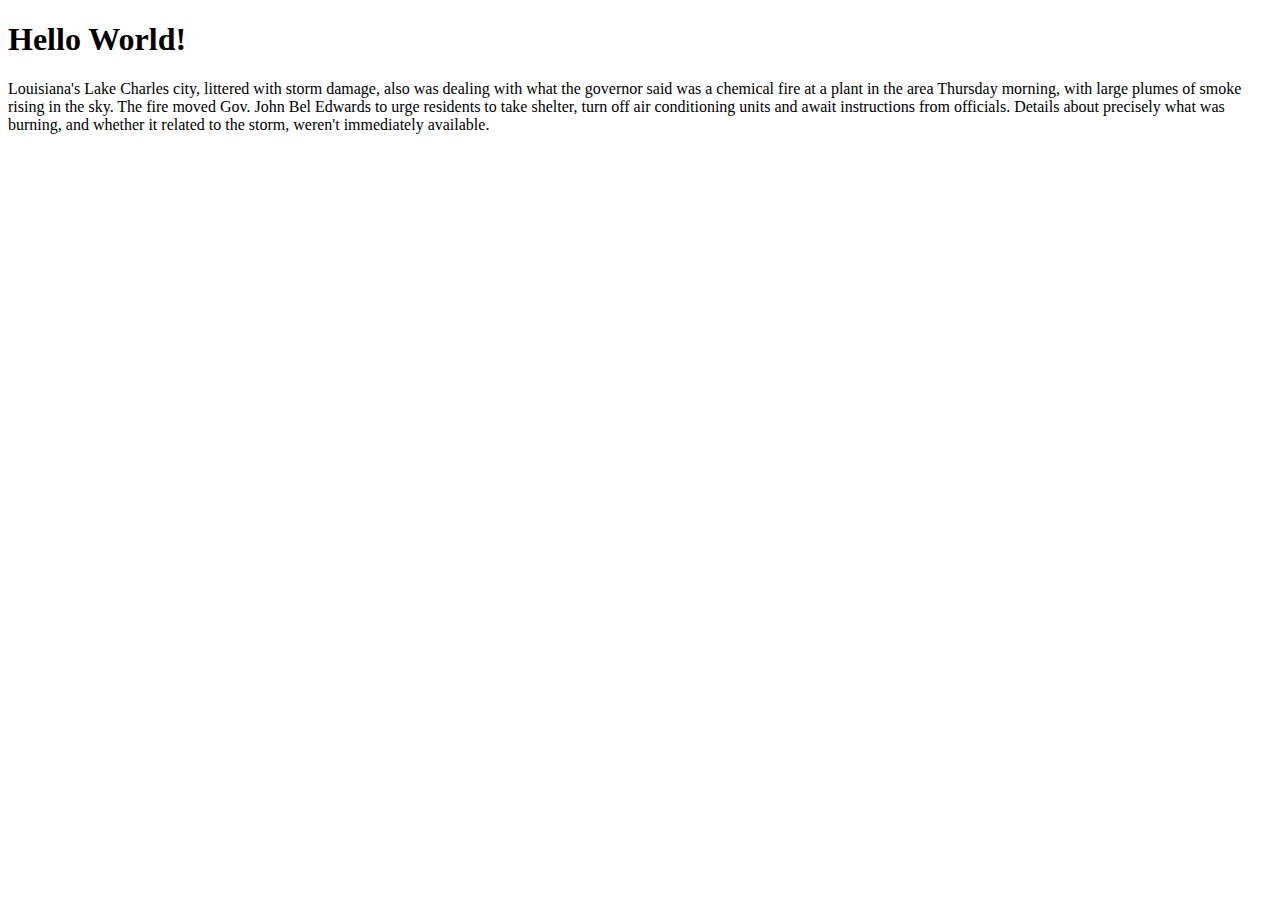
<file: block-BHaaac/index.html>
<!--
### Hello world

TODO:
Make a simple page that prints "Hello World!" in a heading level 1 element, following with a long paragraph. The paragraph can have any text content.
-->

<!DOCTYPE html>
<html lang="en">
    <head>
        <meta charset="UTF-8" />
        <title>Hello World</title>
    </head>
    <body>
        <h1>Hello World!</h1>
        <p>Louisiana's Lake Charles city, littered with storm damage, also was dealing with what the governor said was a chemical fire at a plant in the area Thursday morning, with large plumes of smoke rising in the sky. The fire moved Gov. John Bel Edwards to urge residents to take shelter, turn off air conditioning units and await instructions from officials. Details about precisely what was burning, and whether it related to the storm, weren't immediately available.</p>
    </body>
</html>
</file>
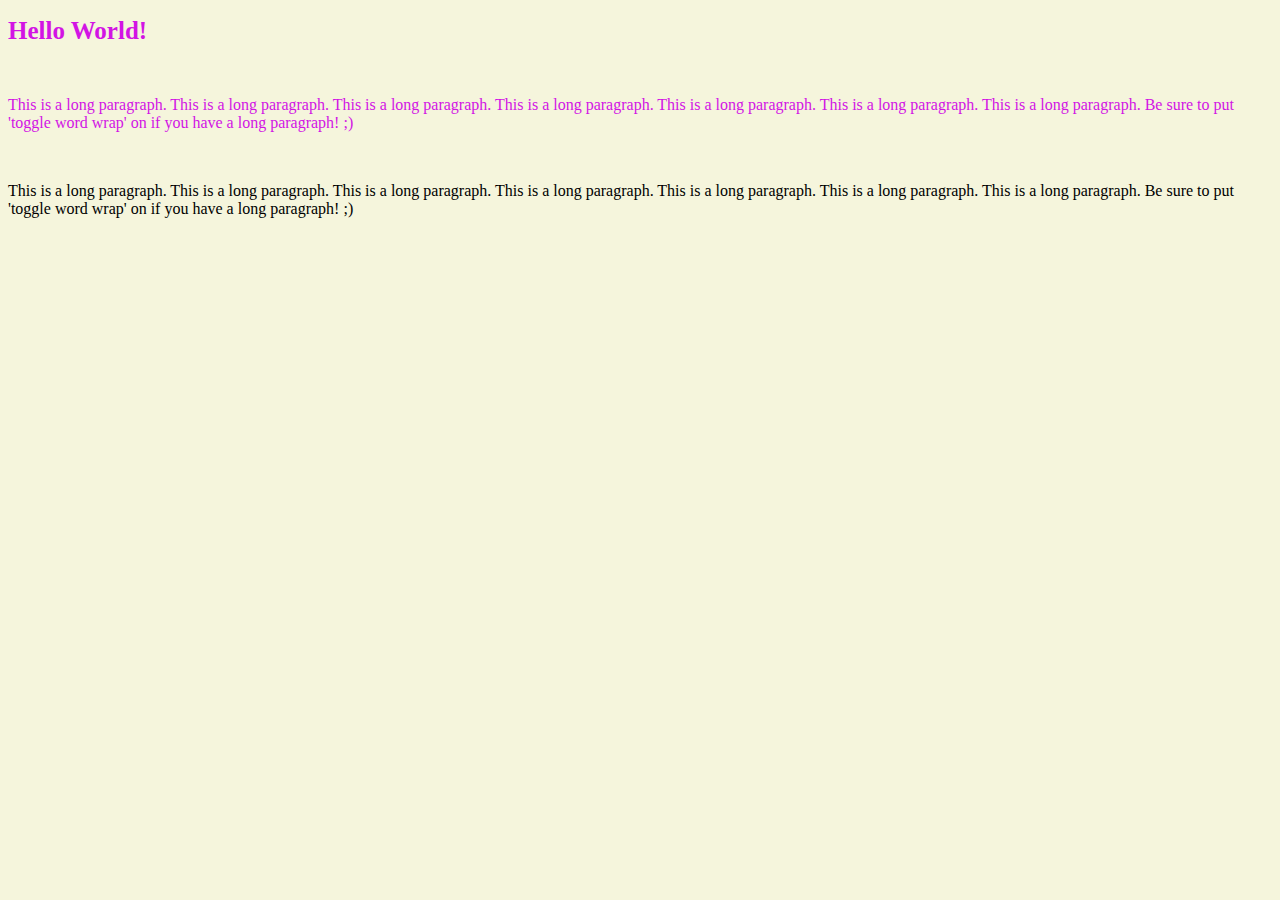
<file: block-BHaaaf/index.html>
<!-- 
  ### Create a simple page with an external stylesheet.

  TODO:
    - Create a simple page `(index.html)` with one heading following with a long paragraph.
    - Create an external stylesheet `(style.css)` and change the color and font size of the heading and paragraph.
    - Also, change the background color of the body.
    - Use different selectors to select different elements.
-->

<!DOCTYPE html>
<html lang="en">
    <head>
        <meta charset="UTF-8 /">
        <title>Hello World</title>
        <link rel="stylesheet" href="style.css">
    </head>
    <body>
      <h1 class="dpink">Hello World!</h1>
      <br>
      <p class="dpink">This is a long paragraph. This is a long paragraph. This is a long paragraph. This is a long paragraph. This is a long paragraph. This is a long paragraph. This is a long paragraph. Be sure to put 'toggle word wrap' on if you have a long paragraph! ;)</p>
      <br>
      <p id="special">This is a long paragraph. This is a long paragraph. This is a long paragraph. This is a long paragraph. This is a long paragraph. This is a long paragraph. This is a long paragraph. Be sure to put 'toggle word wrap' on if you have a long paragraph! ;)</p>
    </body>
</html>
</file>
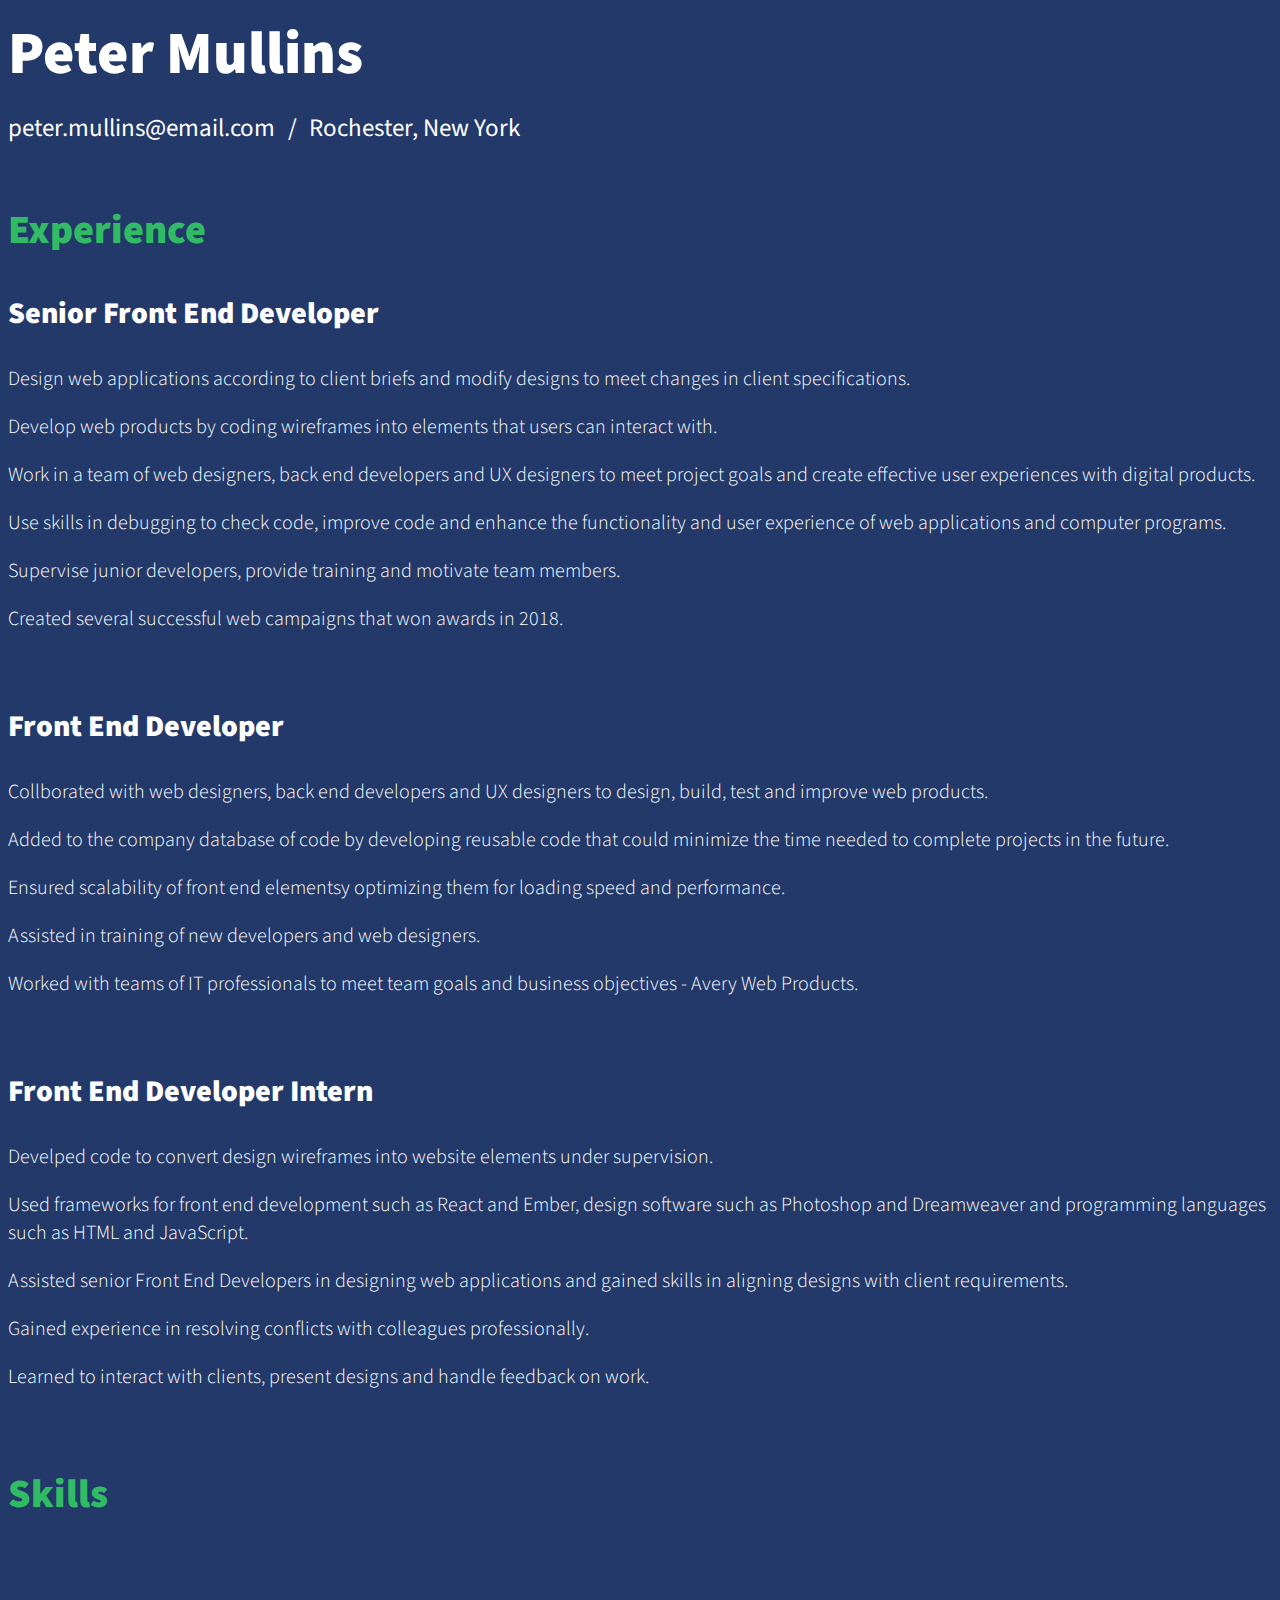
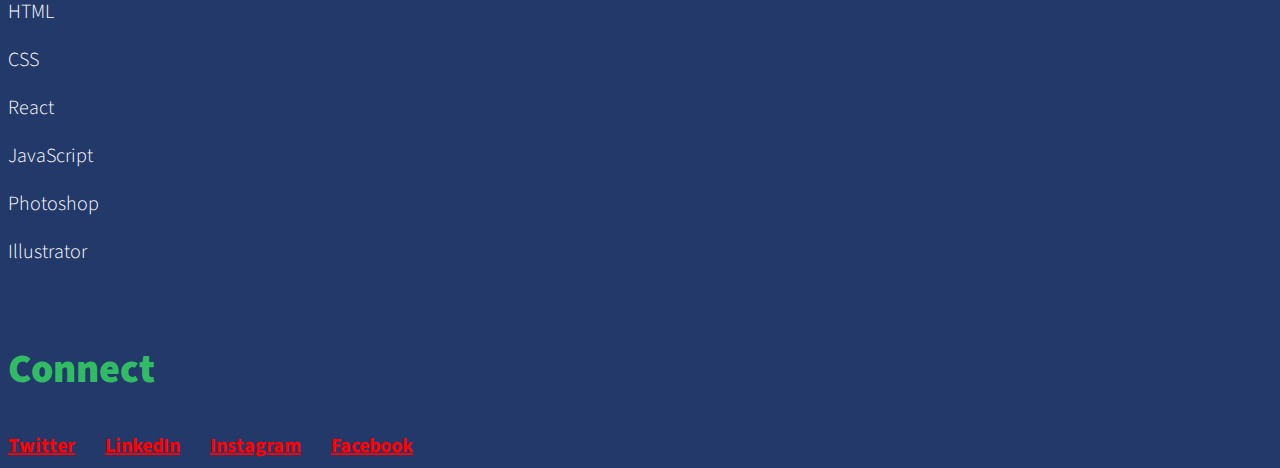
<file: block-BHaaag/index.html>
<!-- 
  ### Create a page according to the design shown below.

  TODO:
    - Open this image in a window for the design layout - (https://raw.githubusercontent.com/suraj122/AC-STYLE-images/master/introduction/assignment1.png)
    - Use external stylesheet to style the page.
    - For different level of heading use different heading elements. We have Six level of heading elements:
      - `<h1></h1>`
      - `<h2></h2>`
      - `<h3></h3>`
      - `<h4></h4>`
      - `<h5></h5>`
      - `<h6></h6>`

    - Wrap the text or word inside `<strong></strong> or <b></b>` tag to make it bold.
    - Wrap the text or word inside `<em></em> or <i></i>` tag to make it italicize.
    - Use `<address></address>` tag for addresses. 
-->

<!DOCTYPE html>
<html lang="en">
  <head>
      <meta charset="UTF-8" />
      <title>My Resume</title>
      <link rel="stylesheet" href="style.css">
      <style>
        @import url('https://fonts.googleapis.com/css2?family=Source+Sans+Pro:wght@300;400&display=swap');
      </style>
  </head>
  <body>
    <h1><b>Peter Mullins</b></h1>
    <address>
      <a id="special" href="mailto:peter.mullins@email.com">peter.mullins@email.com</a>
      <span class="back">/</span>Rochester, New York
    </address> 
    <br>
    <h2><b>Experience</b></h2>
    <h3><b>Senior Front End Developer</b></h3>
    <p>Design web applications according to client briefs and modify designs to meet changes in client specifications.</p>
    <p>Develop web products by coding wireframes into elements that users can interact with.</p>
    <p>Work in a team of web designers, back end developers and UX designers to meet project goals and create effective user experiences with digital products.</p>
    <p>Use skills in debugging to check code, improve code and enhance the functionality and user experience of web applications and computer programs.</p>
    <p>Supervise junior developers, provide training and motivate team members.</p>
    <p>Created several successful web campaigns that won awards in 2018.</p>
    <br>
    <h3><b>Front End Developer</b></h3>
    <p>Collborated with web designers, back end developers and UX designers to design, build, test and improve web products.</p>
    <p>Added to the company database of code by developing reusable code that could minimize the time needed to complete projects in the future.</p>
    <p>Ensured scalability of front end elementsy optimizing them for loading speed and performance.</p>
    <p>Assisted in training of new developers and web designers.</p>
    <p>Worked with teams of IT professionals to meet team goals and business objectives - Avery Web Products.</p>
    <br>
    <h3><b>Front End Developer Intern</b></h3>
    <p> Develped code to convert design wireframes into website elements under supervision.</p>
    <p>Used frameworks for front end development such as React and Ember, design software such as Photoshop and Dreamweaver and programming languages such as HTML and JavaScript.</p>
    <p>Assisted senior Front End Developers in designing web applications and gained skills in aligning designs with client requirements.</p>
    <p>Gained experience in resolving conflicts with colleagues professionally.</p>
    <p>Learned to interact with clients, present designs and handle feedback on work.</p>
    <br>
    <h2><b>Skills</b></h2>
    <br>
    <p>HTML</p>
    <p>CSS</p>
    <p>React</p>
    <p>JavaScript</p>
    <p>Photoshop</p>
    <p>Illustrator</p>
    <br>
    <h2><b>Connect</b></h2>
    <a class="social" href="https://www.altcampus.io/">Twitter</a><a class="social" href="https://www.altcampus.io/">LinkedIn</a><a class="social" href="https://www.altcampus.io/">Instagram</a><a class="social" href="https://www.altcampus.io/">Facebook</a>


  </body>
</html>
</file>
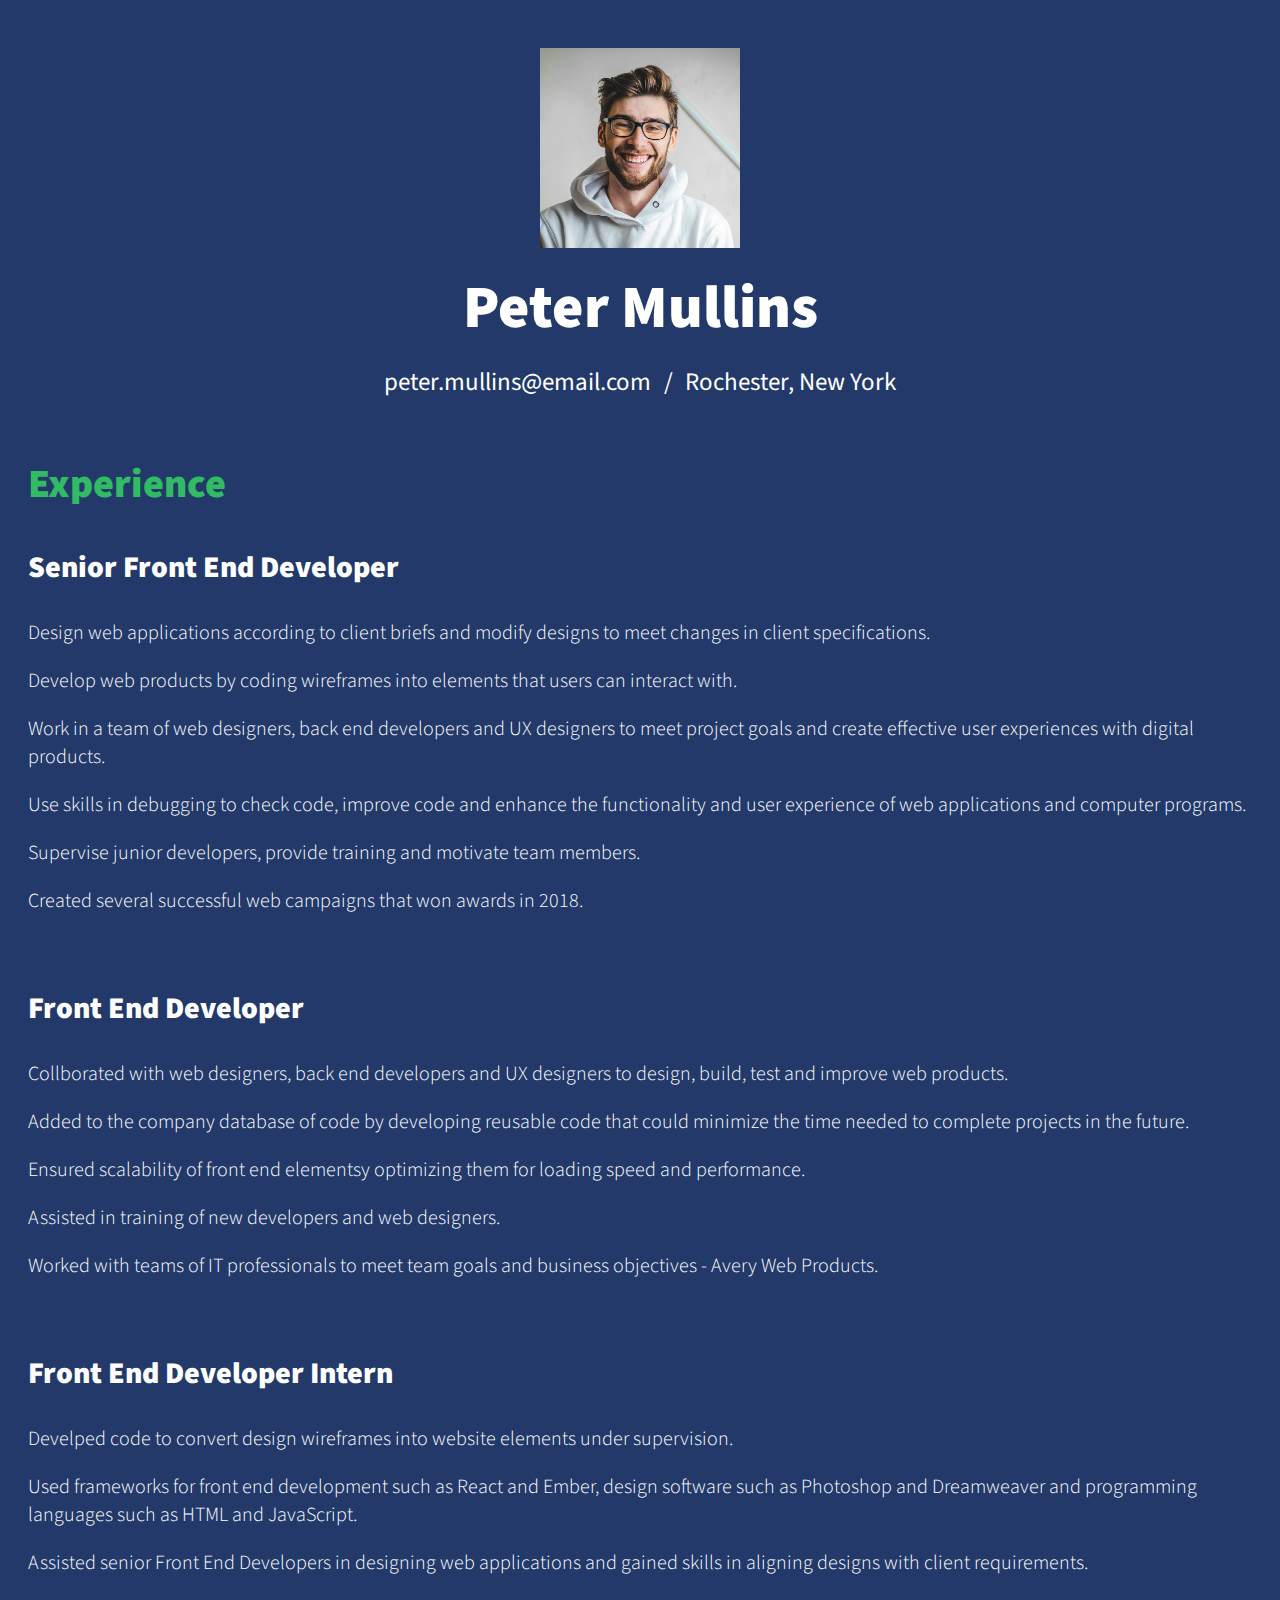
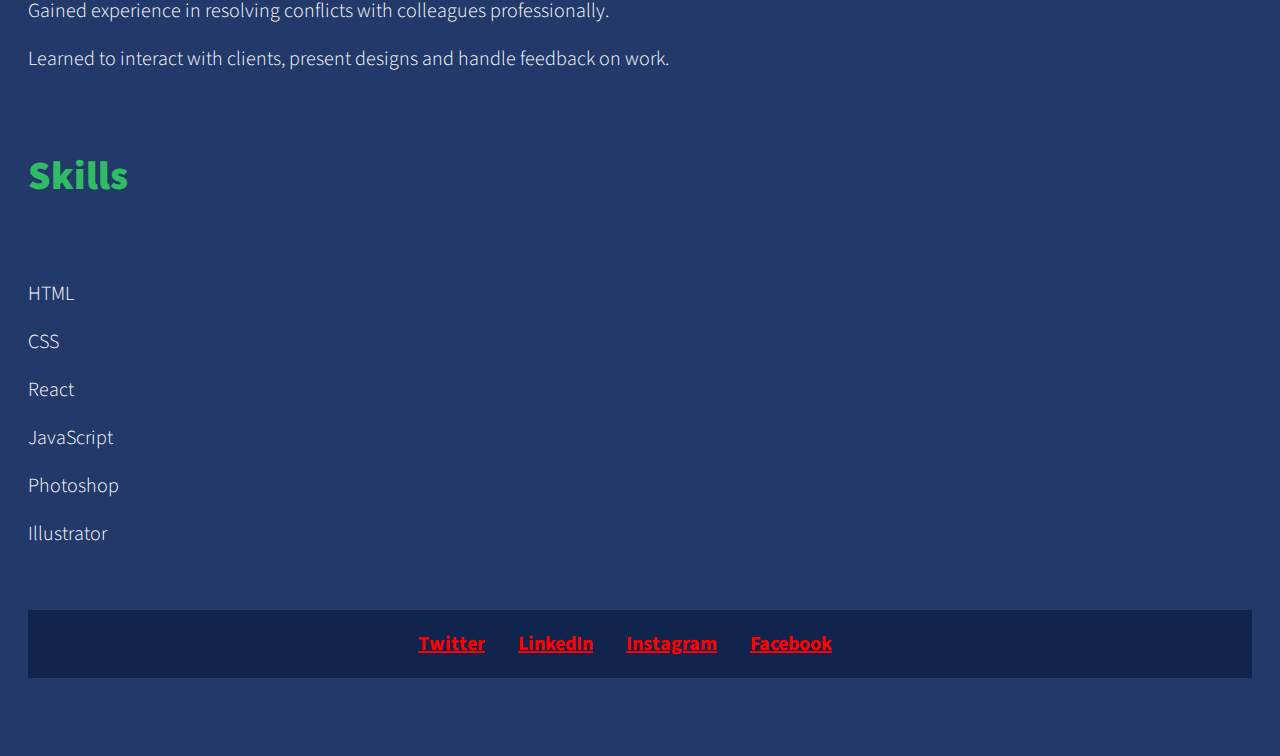
<file: block-BHaaai/index.html>
<!-- 
  ### Create a page according to the design shown below.

  TODO:
    - Open this image in a window for the design layout - (https://raw.githubusercontent.com/suraj122/AC-STYLE-images/master/introduction/assignment2.png)
    - Use external stylesheet to style the page.
    - For applying image use `<img src="" alt="">` tag. 
      Keep source of the image inside `src=""` attribute. 
      Put an alternative text of the image inside `alt=""` attribute. 
      You can can also apply width and height to the image by applying `width="" and height=""` attribute inside image tag. for example - `<img src="suraj.jpg" alt="suraj" width="200" height="200">`
    - For centering the element apply `text-align: center`, to the parent of the element in CSS. 
-->

<!DOCTYPE html>
<html lang="en">
  <head>
      <meta charset="UTF-8" />
      <title>My Resume</title>
      <link rel="stylesheet" href="style.css">
      <style>
        @import url('https://fonts.googleapis.com/css2?family=Source+Sans+Pro:wght@300;400&display=swap');
      </style>
  </head>
  <body>
    <header>
      <img src="man.jpg" alt="Peter Mullins Picture" width="200" height="200">
      <h1><b>Peter Mullins</b></h1>
      <address>
        <a id="special" href="mailto:peter.mullins@email.com">peter.mullins@email.com</a>
        <span class="back">/</span>Rochester, New York
      </address>
    </header>
    <section id="sectionpadding">
      <br>
      <h2><b>Experience</b></h2>
      <h3><b>Senior Front End Developer</b></h3>
      <p>Design web applications according to client briefs and modify designs to meet changes in client specifications.</p>
      <p>Develop web products by coding wireframes into elements that users can interact with.</p>
      <p>Work in a team of web designers, back end developers and UX designers to meet project goals and create effective user experiences with digital products.</p>
      <p>Use skills in debugging to check code, improve code and enhance the functionality and user experience of web applications and computer programs.</p>
      <p>Supervise junior developers, provide training and motivate team members.</p>
      <p>Created several successful web campaigns that won awards in 2018.</p>
      <br>
      <h3><b>Front End Developer</b></h3>
      <p>Collborated with web designers, back end developers and UX designers to design, build, test and improve web products.</p>
      <p>Added to the company database of code by developing reusable code that could minimize the time needed to complete projects in the future.</p>
      <p>Ensured scalability of front end elementsy optimizing them for loading speed and performance.</p>
      <p>Assisted in training of new developers and web designers.</p>
      <p>Worked with teams of IT professionals to meet team goals and business objectives - Avery Web Products.</p>
      <br>
      <h3><b>Front End Developer Intern</b></h3>
      <p> Develped code to convert design wireframes into website elements under supervision.</p>
      <p>Used frameworks for front end development such as React and Ember, design software such as Photoshop and Dreamweaver and programming languages such as HTML and JavaScript.</p>
      <p>Assisted senior Front End Developers in designing web applications and gained skills in aligning designs with client requirements.</p>
      <p>Gained experience in resolving conflicts with colleagues professionally.</p>
      <p>Learned to interact with clients, present designs and handle feedback on work.</p>
      <br>
      <h2><b>Skills</b></h2>
      <br>
      <p>HTML</p>
      <p>CSS</p>
      <p>React</p>
      <p>JavaScript</p>
      <p>Photoshop</p>
      <p>Illustrator</p>
    </section>
    <br>
    <div>
      <footer>
        <a class="social" href="https://www.altcampus.io/">Twitter</a>
        <a class="social" href="https://www.altcampus.io/">LinkedIn</a>
        <a class="social" href="https://www.altcampus.io/">Instagram</a>
        <a class="social" href="https://www.altcampus.io/">Facebook</a>
      </footer>
    </div>
  </body>
</html>
</file>
<file: block-BHaaaf/style.css>
h1 {
    color: blue;
    font-size: 25px;
}
p {
    color: crimson;
    font-size: 16px;
}
body {
    background-color: beige;
}
#special {
    color: #000000;
}
.dpink {
    color: rgb(210, 20, 228);
}
</file>
<file: block-BHaaag/style.css>
body {
    background-color: #22396A;
    font-family: 'Source Sans Pro', sans-serif;
    font-weight: 400;
}
p {
    color: white;
    font-size: 20px;
    font-weight: 300;
}
h1 {
    color: white;
    font-size: 60px;
    line-height: 0.5;
}
h2 {
    color: #32BB65;
    font-size: 40px;
}
h3 {
    color: white;
    font-size: 30px
}
address {
    color: white;
    font-style: normal;
    font-size: 25px;

}
#special {
    color: white;
    font-style: normal;
    font-size: 25px;
    text-decoration: none;
}
.back {
    padding-left: 8px;
    padding-right: 12px;
}
.social {
    color: red;
    font-weight: bold;
    padding-right: 30px;
    font-size: 20px;
}
</file>
<file: block-BHaaai/style.css>
body {
    background-color: #22396A;
    font-family: 'Source Sans Pro', sans-serif;
    font-weight: 400;
    padding: 20px;
}
p {
    color: white;
    font-size: 20px;
    font-weight: 300;
}
h1 {
    color: white;
    font-size: 60px;
    line-height: 0.5;
}
h2 {
    color: #32BB65;
    font-size: 40px;
}
h3 {
    color: white;
    font-size: 30px
}
address {
    color: white;
    font-style: normal;
    font-size: 25px;

}
#special {
    color: white;
    font-style: normal;
    font-size: 25px;
    text-decoration: none;
}
.back {
    padding-left: 8px;
    padding-right: 12px;
}
.social {
    color: red;
    font-weight: bold;
    padding-right: 30px;
    font-size: 20px;
}
header {
    text-align: center;
    padding-top: 20px;
}
footer {
    text-align: center;
    background-color:#11244D;
    margin-bottom: 50px;
    padding: 20px;
}
#sectionpadding {
    padding-bottom: 20px;
}
</file>
